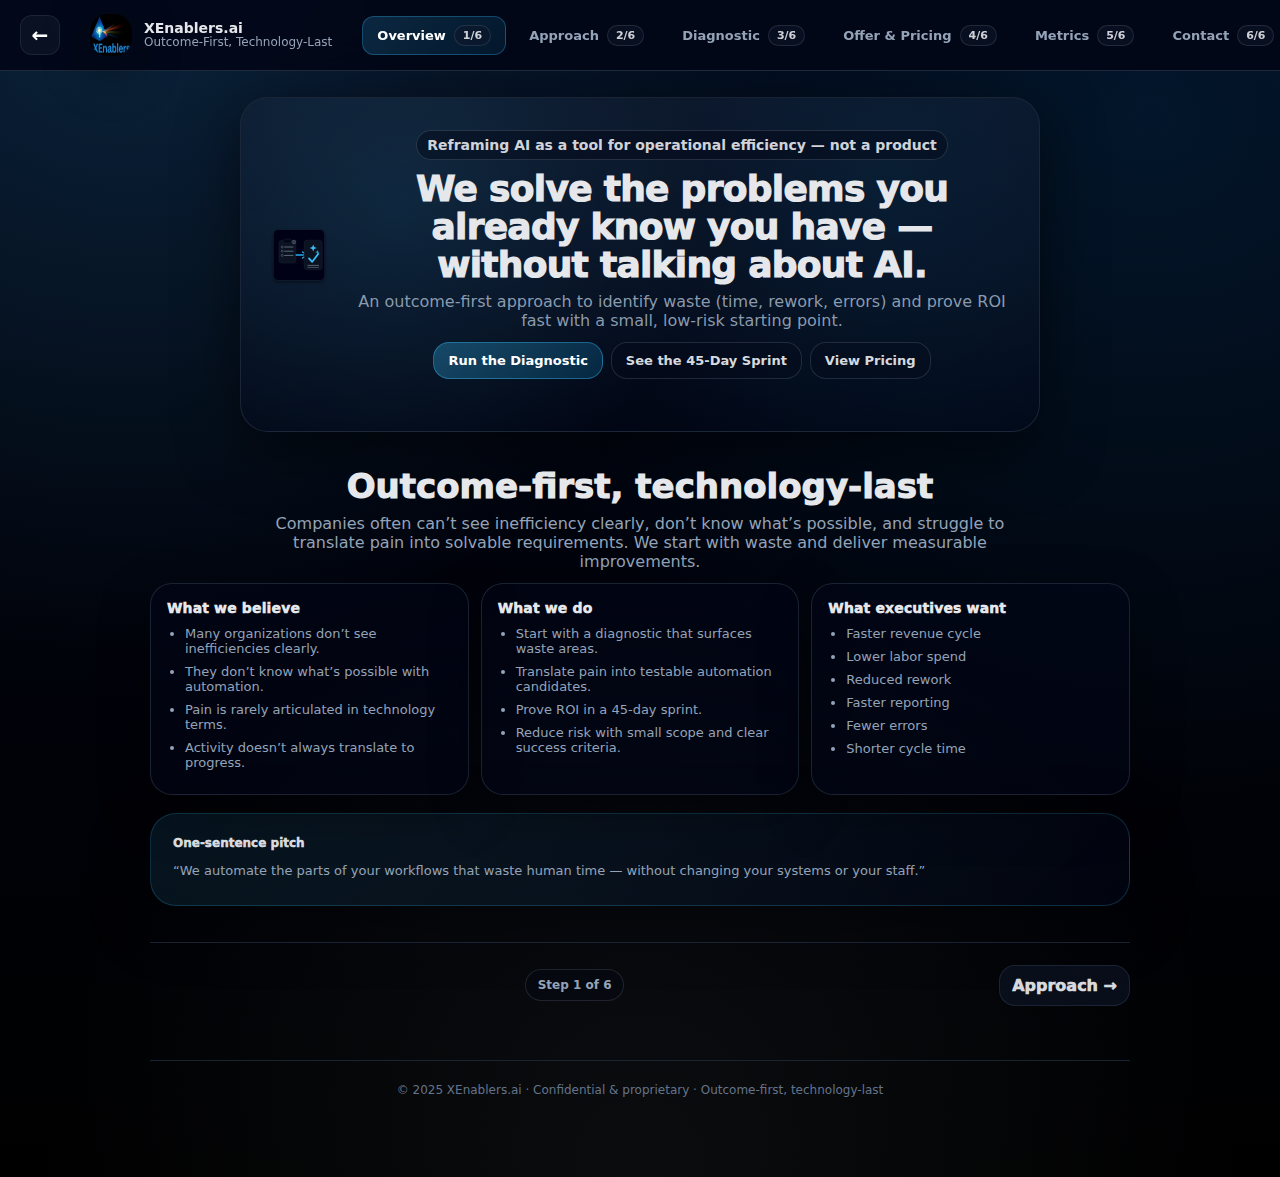
<file: index.html>
<!doctype html>
<html lang="en">
<head>
  <meta charset="utf-8" />
  <meta name="viewport" content="width=device-width, initial-scale=1" />
  <title>XEnablers.ai — Overview</title>
  <link rel="stylesheet" href="styles.css" />
</head>
<body>

<div class="layout">
  
<aside class="sidebar">
  <a href="index1.html" class="navArrow">←</a>
  <div class="brand">
    <img src="logo.jpeg" alt="XEnablers.ai logo" class="logo">
    <div class="title">
      <div class="name">XEnablers.ai</div>
      <div class="tag">Outcome-First, Technology-Last</div>
    </div>
  </div>
  <div class="sideNav">
    <a data-navlink href="index.html"><span>Overview</span><span class="pill">1/6</span></a>
<a data-navlink href="approach.html"><span>Approach</span><span class="pill">2/6</span></a>
<a data-navlink href="diagnostic.html"><span>Diagnostic</span><span class="pill">3/6</span></a>
<a data-navlink href="offer.html"><span>Offer & Pricing</span><span class="pill">4/6</span></a>
<a data-navlink href="metrics.html"><span>Metrics</span><span class="pill">5/6</span></a>
<a data-navlink href="contact.html"><span>Contact</span><span class="pill">6/6</span></a>
  </div>
  <a href="approach.html" class="navArrow">→</a>
  <div class="sideFooter">
    <b>Confidential</b><br/>
    For client evaluation purposes only.
  </div>
</aside>

  <main class="main">
    
<div class="topbar container">
  <div style="display:flex; align-items:center; gap:10px;">
    <div class="logo" style="width:34px;height:34px;border-radius:14px;">X</div>
    <div style="line-height:1.05">
      <div style="font-weight:950;font-size:13px;">XEnablers.ai</div>
      <div style="font-size:11px;color:var(--muted);">Outcome-first, technology-last</div>
    </div>
  </div>
  <select id="pageSelect" style="background:rgba(15,23,42,.65);color:#fff;border:1px solid rgba(30,41,59,.85);border-radius:14px;padding:8px 10px;font-weight:900;font-size:12px;"
          onchange="location.href=this.value">
    <option value="index.html">1. Overview</option>
<option value="approach.html">2. Approach</option>
<option value="diagnostic.html">3. Diagnostic</option>
<option value="offer.html">4. Offer & Pricing</option>
<option value="metrics.html">5. Metrics</option>
<option value="contact.html">6. Contact</option>
  </select>
</div>

    <div class="container">
      
<section class="hero">
  <div class="heroInner" style="display: grid; grid-template-columns: auto 1fr; gap: 20px; align-items: center;">
    <svg width="64" height="64" viewBox="0 0 640 640" fill="none" xmlns="http://www.w3.org/2000/svg" role="img" aria-label="Problem solved without talking about AI" style="flex-shrink: 0;">
      <defs>
        <linearGradient id="g" x1="120" y1="120" x2="520" y2="520" gradientUnits="userSpaceOnUse">
          <stop stop-color="#38BDF8"/>
          <stop offset="1" stop-color="#0EA5E9"/>
        </linearGradient>
        <filter id="shadow" x="-20%" y="-20%" width="140%" height="140%">
          <feDropShadow dx="0" dy="18" stdDeviation="18" flood-color="#000000" flood-opacity="0.45"/>
        </filter>
      </defs>

      <!-- Background tile -->
      <rect x="64" y="64" width="512" height="512" rx="44" fill="#020617" stroke="#1F2C45" stroke-width="4" filter="url(#shadow)"/>

      <!-- Left: known problem (clipboard + checkboxes + warning) -->
      <g transform="translate(120 160)">
        <rect x="0" y="16" width="168" height="224" rx="22" fill="#0B1220" stroke="#1F2C45" stroke-width="4"/>
        <rect x="44" y="0" width="80" height="40" rx="14" fill="#020617" stroke="#1F2C45" stroke-width="4"/>
        <circle cx="32" cy="80" r="10" fill="#020617" stroke="#94A3B8" stroke-width="4"/>
        <line x1="56" y1="80" x2="140" y2="80" stroke="#94A3B8" stroke-width="6" stroke-linecap="round"/>
        <circle cx="32" cy="122" r="10" fill="#020617" stroke="#94A3B8" stroke-width="4"/>
        <line x1="56" y1="122" x2="140" y2="122" stroke="#94A3B8" stroke-width="6" stroke-linecap="round"/>
        <circle cx="32" cy="164" r="10" fill="#020617" stroke="#94A3B8" stroke-width="4"/>
        <line x1="56" y1="164" x2="140" y2="164" stroke="#94A3B8" stroke-width="6" stroke-linecap="round"/>

        <!-- Small warning badge (you already know you have the issue) -->
        <circle cx="150" cy="30" r="18" fill="#0B1220" stroke="#94A3B8" stroke-width="4"/>
        <line x1="150" y1="22" x2="150" y2="34" stroke="#94A3B8" stroke-width="6" stroke-linecap="round"/>
        <circle cx="150" cy="40" r="3.5" fill="#94A3B8"/>
      </g>

      <!-- Center: flow arrow -->
      <path d="M292 320h72" stroke="url(#g)" stroke-width="14" stroke-linecap="round"/>
      <path d="M356 290l44 30-44 30" fill="none" stroke="url(#g)" stroke-width="14" stroke-linecap="round" stroke-linejoin="round"/>

      <!-- Right: solution (spark + check) -->
      <g transform="translate(372 172)">
        <rect x="0" y="0" width="180" height="296" rx="28" fill="#0B1220" stroke="#1F2C45" stroke-width="4"/>

        <!-- Spark / insight star -->
        <path d="M90 42l10 26 26 10-26 10-10 26-10-26-26-10 26-10 10-26z" fill="url(#g)"/>
        <path d="M132 98l6 16 16 6-16 6-6 16-6-16-16-6 16-6 6-16z" fill="url(#g)" opacity="0.8"/>

        <!-- Big check -->
        <path d="M48 182l32 34 60-78" fill="none" stroke="url(#g)" stroke-width="18" stroke-linecap="round" stroke-linejoin="round"/>

        <!-- Result lines -->
        <line x1="36" y1="252" x2="144" y2="252" stroke="#94A3B8" stroke-width="6" stroke-linecap="round" opacity="0.9"/>
        <line x1="36" y1="272" x2="144" y2="272" stroke="#94A3B8" stroke-width="6" stroke-linecap="round" opacity="0.7"/>
      </g>
    </svg>
    
    <div>
      <div class="kicker">Reframing AI as a tool for operational efficiency — not a product</div>
      <div class="h1">We solve the problems you already know you have — without talking about AI.</div>
      <p class="subhead">An outcome-first approach to identify waste (time, rework, errors) and prove ROI fast with a small, low-risk starting point.</p>
      <div class="heroActions">
        <a class="btn primary" href="diagnostic.html">Run the Diagnostic</a>
        <a class="btn ghost" href="approach.html">See the 45‑Day Sprint</a>
        <a class="btn ghost" href="offer.html">View Pricing</a>
      </div>
    </div>
      <defs>
        <linearGradient id="g" x1="120" y1="120" x2="520" y2="520" gradientUnits="userSpaceOnUse">
          <stop stop-color="#38BDF8"/>
          <stop offset="1" stop-color="#0EA5E9"/>
        </linearGradient>
        <filter id="shadow" x="-20%" y="-20%" width="140%" height="140%">
          <feDropShadow dx="0" dy="18" stdDeviation="18" flood-color="#000000" flood-opacity="0.45"/>
        </filter>
      </defs>

      <!-- Background tile -->
      <rect x="64" y="64" width="512" height="512" rx="44" fill="#020617" stroke="#1F2C45" stroke-width="4" filter="url(#shadow)"/>

      <!-- Left: known problem (clipboard + checkboxes + warning) -->
      <g transform="translate(120 160)">
        <rect x="0" y="16" width="168" height="224" rx="22" fill="#0B1220" stroke="#1F2C45" stroke-width="4"/>
        <rect x="44" y="0" width="80" height="40" rx="14" fill="#020617" stroke="#1F2C45" stroke-width="4"/>
        <circle cx="32" cy="80" r="10" fill="#020617" stroke="#94A3B8" stroke-width="4"/>
        <line x1="56" y1="80" x2="140" y2="80" stroke="#94A3B8" stroke-width="6" stroke-linecap="round"/>
        <circle cx="32" cy="122" r="10" fill="#020617" stroke="#94A3B8" stroke-width="4"/>
        <line x1="56" y1="122" x2="140" y2="122" stroke="#94A3B8" stroke-width="6" stroke-linecap="round"/>
        <circle cx="32" cy="164" r="10" fill="#020617" stroke="#94A3B8" stroke-width="4"/>
        <line x1="56" y1="164" x2="140" y2="164" stroke="#94A3B8" stroke-width="6" stroke-linecap="round"/>

        <!-- Small warning badge (you already know you have the issue) -->
        <circle cx="150" cy="30" r="18" fill="#0B1220" stroke="#94A3B8" stroke-width="4"/>
        <line x1="150" y1="22" x2="150" y2="34" stroke="#94A3B8" stroke-width="6" stroke-linecap="round"/>
        <circle cx="150" cy="40" r="3.5" fill="#94A3B8"/>
      </g>

      <!-- Center: flow arrow -->
      <path d="M292 320h72" stroke="url(#g)" stroke-width="14" stroke-linecap="round"/>
      <path d="M356 290l44 30-44 30" fill="none" stroke="url(#g)" stroke-width="14" stroke-linecap="round" stroke-linejoin="round"/>

      <!-- Right: solution (spark + check) -->
      <g transform="translate(372 172)">
        <rect x="0" y="0" width="180" height="296" rx="28" fill="#0B1220" stroke="#1F2C45" stroke-width="4"/>

        <!-- Spark / insight star -->
        <path d="M90 42l10 26 26 10-26 10-10 26-10-26-26-10 26-10 10-26z" fill="url(#g)"/>
        <path d="M132 98l6 16 16 6-16 6-6 16-6-16-16-6 16-6 6-16z" fill="url(#g)" opacity="0.8"/>

        <!-- Big check -->
        <path d="M48 182l32 34 60-78" fill="none" stroke="url(#g)" stroke-width="18" stroke-linecap="round" stroke-linejoin="round"/>

        <!-- Result lines -->
        <line x1="36" y1="252" x2="144" y2="252" stroke="#94A3B8" stroke-width="6" stroke-linecap="round" opacity="0.9"/>
        <line x1="36" y1="272" x2="144" y2="272" stroke="#94A3B8" stroke-width="6" stroke-linecap="round" opacity="0.7"/>
      </g>
    </svg>
  </div>
</section>

<section class="section">
  <div class="sectionTitle">Outcome-first, technology-last</div>
  <div class="sectionSub">Companies often can’t see inefficiency clearly, don’t know what’s possible, and struggle to translate pain into solvable requirements. We start with waste and deliver measurable improvements.</div>

  <div class="grid cols-3">
    <div class="card pad">
      <h3>What we believe</h3>
      <ul class="list">
        <li>Many organizations don’t see inefficiencies clearly.</li>
        <li>They don’t know what’s possible with automation.</li>
        <li>Pain is rarely articulated in technology terms.</li>
        <li>Activity doesn’t always translate to progress.</li>
      </ul>
    </div>
    <div class="card pad">
      <h3>What we do</h3>
      <ul class="list">
        <li>Start with a diagnostic that surfaces waste areas.</li>
        <li>Translate pain into testable automation candidates.</li>
        <li>Prove ROI in a 45-day sprint.</li>
        <li>Reduce risk with small scope and clear success criteria.</li>
      </ul>
    </div>
    <div class="card pad">
      <h3>What executives want</h3>
      <ul class="list">
        <li>Faster revenue cycle</li>
        <li>Lower labor spend</li>
        <li>Reduced rework</li>
        <li>Faster reporting</li>
        <li>Fewer errors</li>
        <li>Shorter cycle time</li>
      </ul>
    </div>
  </div>

  <div style="margin-top:18px" class="callout">
    <div class="label">One‑sentence pitch</div>
    <div class="text">“We automate the parts of your workflows that waste human time — without changing your systems or your staff.”</div>
  </div>
</section>

      
<div class="pager">
  <span></span>
  <div class="progress">Step 1 of 6</div>
  <a href="approach.html">Approach →</a>
</div>

      <div class="footer">© 2025 XEnablers.ai · Confidential & proprietary · Outcome-first, technology-last</div>
    </div>
  </main>
</div>

<script src="script.js"></script>
</body>
</html>
</file>
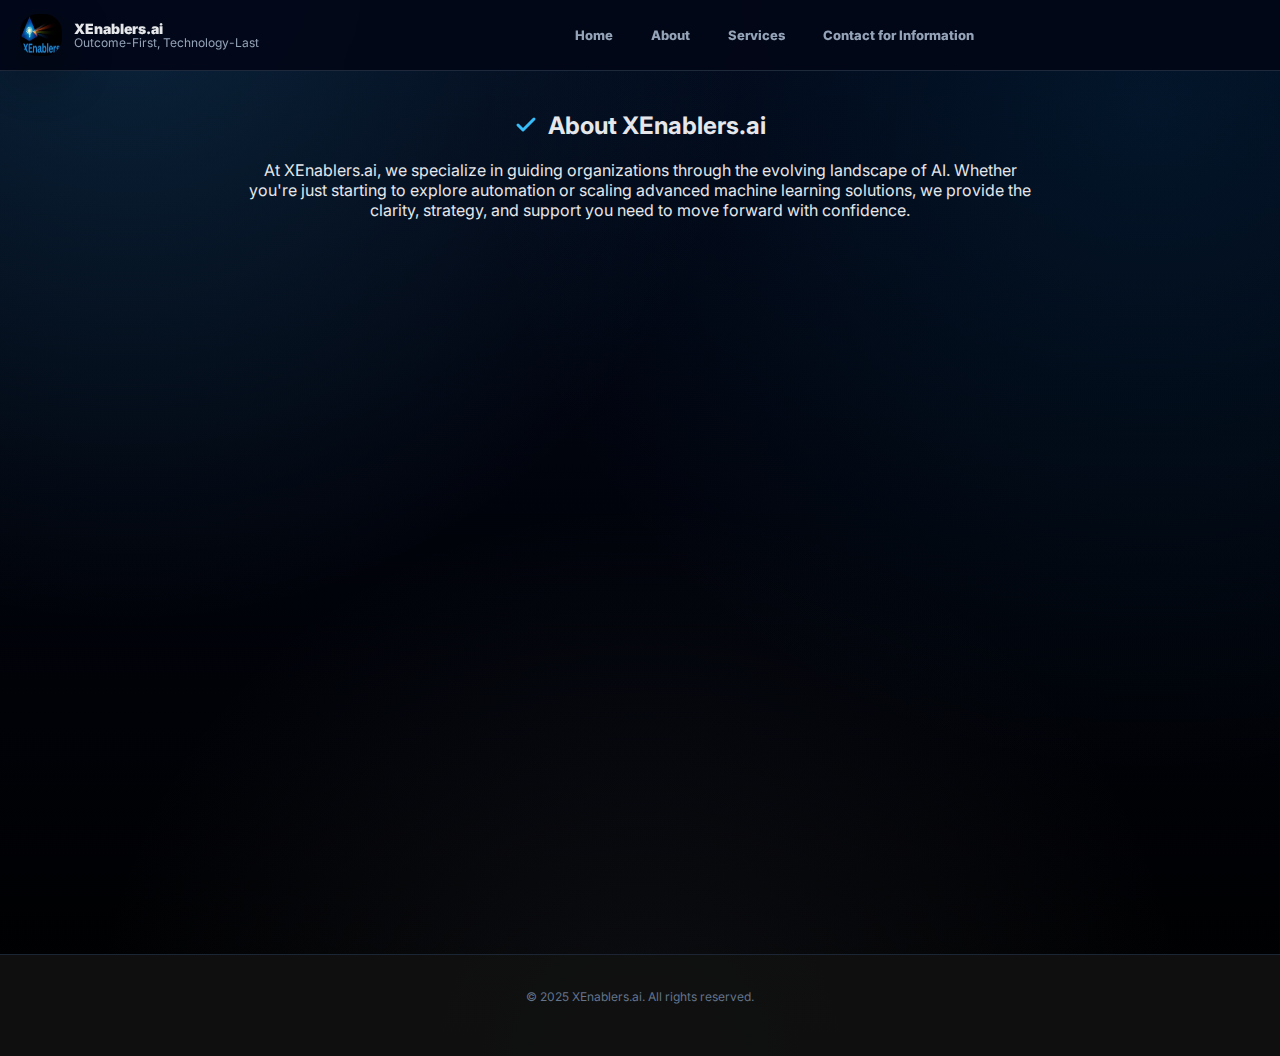
<file: about1.html>
<!DOCTYPE html>
<html lang="en">
<head>
    <meta charset="UTF-8">
    <meta name="viewport" content="width=device-width, initial-scale=1.0">
    <title>About - XEnablers.ai</title>
    <link href="https://fonts.googleapis.com/css2?family=Inter:wght@400;700&display=swap" rel="stylesheet">
    <link rel="stylesheet" href="styles.css">
</head>
<body>
<div class="layout">
  <aside class="sidebar">
    <div class="brand">
      <img src="logo.jpeg" alt="XEnablers.ai logo" class="logo">
      <div class="title">
        <div class="name">XEnablers.ai</div>
        <div class="tag">Outcome-First, Technology-Last</div>
      </div>
    </div>
    <div class="sideNav">
      <a href="index1.html">Home</a>
      <a href="about1.html">About</a>
      <a href="services1.html">Services</a>
      <a href="contact3.html">Contact for Information</a>
    </div>
  </aside>

  <main class="main">
        
<section class="about">
    <h2 style="display: flex; align-items: center; justify-content: center; gap: 10px;"><svg xmlns="http://www.w3.org/2000/svg" viewBox="0 0 24 24" fill="none" stroke="#38BDF8" stroke-width="3" stroke-linecap="round" stroke-linejoin="round" style="width: 1em; height: 1em;"><polyline points="20 6 9 17 4 12"></polyline></svg>About XEnablers.ai</h2>
    <p>At XEnablers.ai, we specialize in guiding organizations through the evolving landscape of AI. Whether you're just starting to explore automation or scaling advanced machine learning solutions, we provide the clarity, strategy, and support you need to move forward with confidence.</p>
</section>

  </main>
</div>

<footer class="footer">
  <p>&copy; 2025 XEnablers.ai. All rights reserved.</p>
</footer>

</body>
</html>
</file>
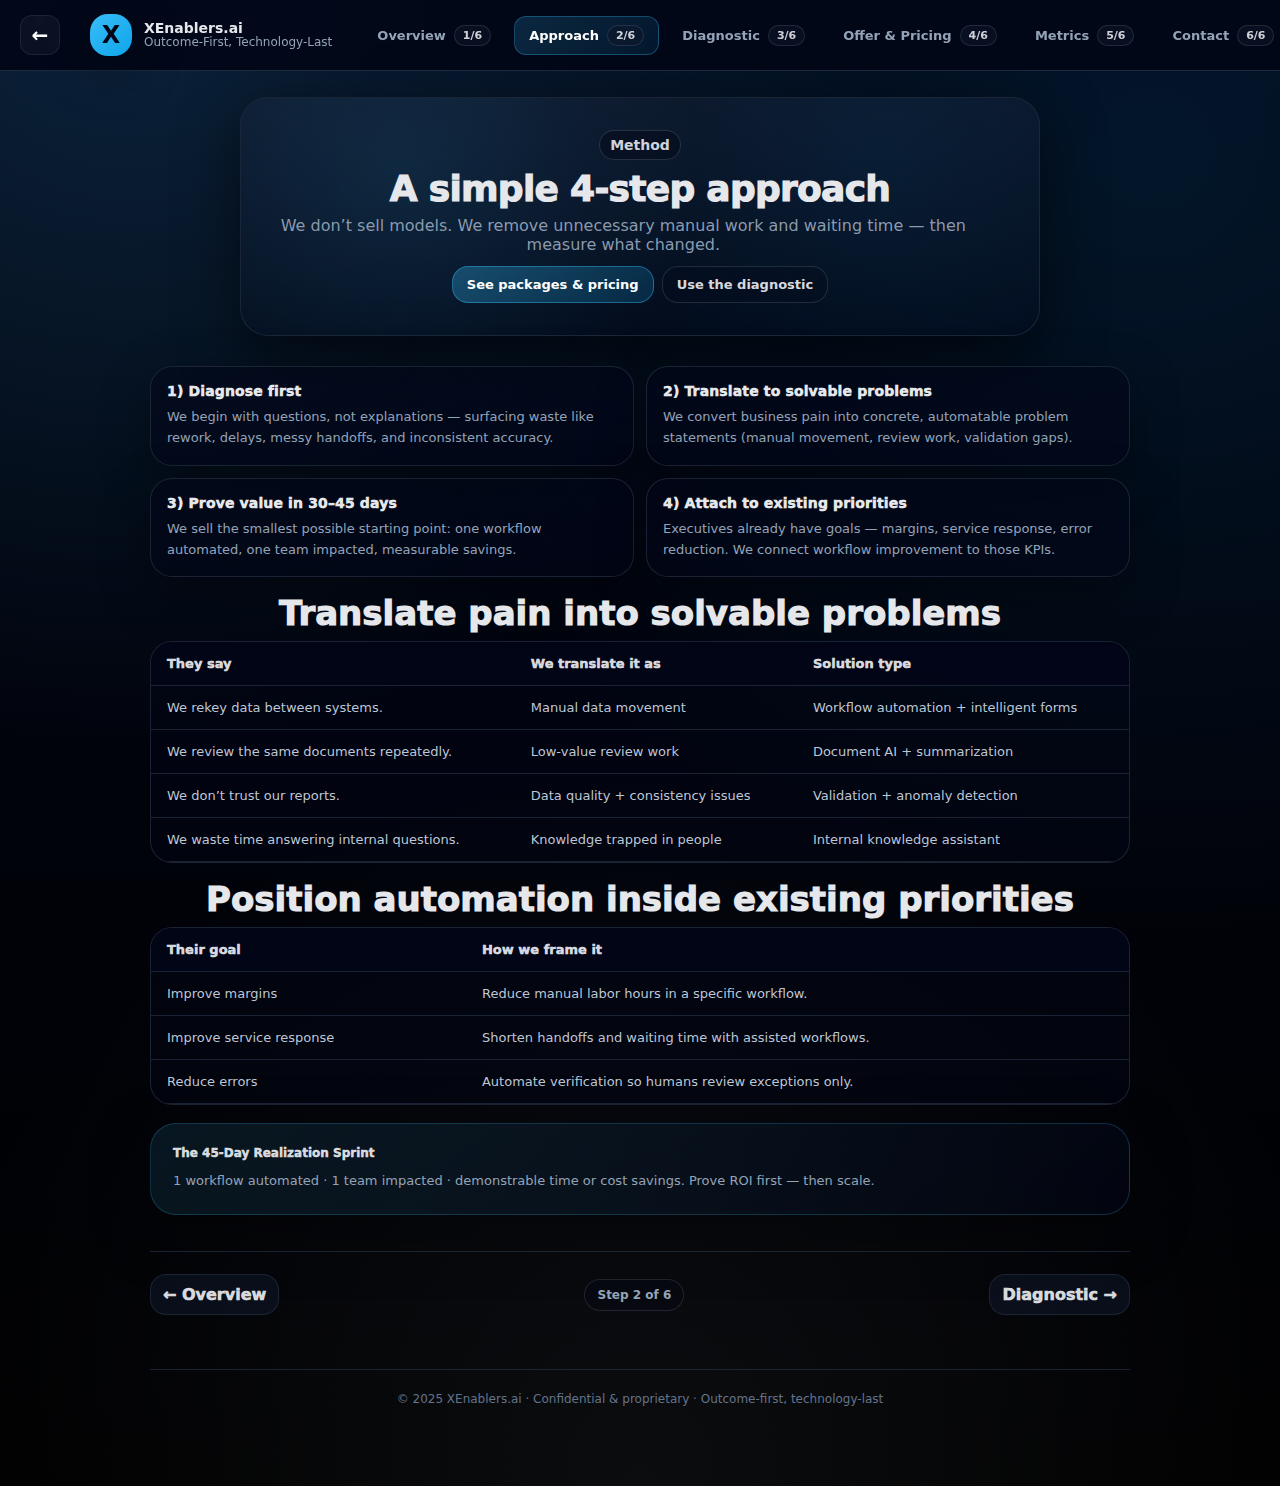
<file: approach.html>
<!doctype html>
<html lang="en">
<head>
  <meta charset="utf-8" />
  <meta name="viewport" content="width=device-width, initial-scale=1" />
  <title>XEnablers.ai — Approach</title>
  <link rel="stylesheet" href="styles.css" />
</head>
<body>

<div class="layout">
  
<aside class="sidebar">
  <a href="index.html" class="navArrow">←</a>
  <div class="brand">
    <div class="logo">X</div>
    <div class="title">
      <div class="name">XEnablers.ai</div>
      <div class="tag">Outcome-First, Technology-Last</div>
    </div>
  </div>
  <div class="sideNav">
    <a data-navlink href="index.html"><span>Overview</span><span class="pill">1/6</span></a>
<a data-navlink href="approach.html"><span>Approach</span><span class="pill">2/6</span></a>
<a data-navlink href="diagnostic.html"><span>Diagnostic</span><span class="pill">3/6</span></a>
<a data-navlink href="offer.html"><span>Offer & Pricing</span><span class="pill">4/6</span></a>
<a data-navlink href="metrics.html"><span>Metrics</span><span class="pill">5/6</span></a>
<a data-navlink href="contact.html"><span>Contact</span><span class="pill">6/6</span></a>
  </div>
  <a href="diagnostic.html" class="navArrow">→</a>
  <div class="sideFooter">
    <b>Confidential</b><br/>
    For client evaluation purposes only.
  </div>
</aside>

  <main class="main">
    
<div class="topbar container">
  <div style="display:flex; align-items:center; gap:10px;">
    <div class="logo" style="width:34px;height:34px;border-radius:14px;">X</div>
    <div style="line-height:1.05">
      <div style="font-weight:950;font-size:13px;">XEnablers.ai</div>
      <div style="font-size:11px;color:var(--muted);">Outcome-first, technology-last</div>
    </div>
  </div>
  <select id="pageSelect" style="background:rgba(15,23,42,.65);color:#fff;border:1px solid rgba(30,41,59,.85);border-radius:14px;padding:8px 10px;font-weight:900;font-size:12px;"
          onchange="location.href=this.value">
    <option value="index.html">1. Overview</option>
<option value="approach.html">2. Approach</option>
<option value="diagnostic.html">3. Diagnostic</option>
<option value="offer.html">4. Offer & Pricing</option>
<option value="metrics.html">5. Metrics</option>
<option value="contact.html">6. Contact</option>
  </select>
</div>

    <div class="container">
      
<section class="hero">
  <div class="heroInner">
    <div class="kicker">Method</div>
    <div class="h1">A simple 4‑step approach</div>
    <p class="subhead">We don’t sell models. We remove unnecessary manual work and waiting time — then measure what changed.</p>
    <div class="heroActions">
      <a class="btn primary" href="offer.html">See packages & pricing</a>
      <a class="btn ghost" href="diagnostic.html">Use the diagnostic</a>
    </div>
  </div>
</section>

<section class="section">
  <div class="grid cols-2">
    <div class="card pad"><h3>1) Diagnose first</h3><p>We begin with questions, not explanations — surfacing waste like rework, delays, messy handoffs, and inconsistent accuracy.</p></div>
    <div class="card pad"><h3>2) Translate to solvable problems</h3><p>We convert business pain into concrete, automatable problem statements (manual movement, review work, validation gaps).</p></div>
    <div class="card pad"><h3>3) Prove value in 30–45 days</h3><p>We sell the smallest possible starting point: one workflow automated, one team impacted, measurable savings.</p></div>
    <div class="card pad"><h3>4) Attach to existing priorities</h3><p>Executives already have goals — margins, service response, error reduction. We connect workflow improvement to those KPIs.</p></div>
  </div>

  <div class="sectionTitle">Translate pain into solvable problems</div>
  <div class="tablewrap">
    <table>
      <thead><tr><th>They say</th><th>We translate it as</th><th>Solution type</th></tr></thead>
      <tbody>
        <tr><td>We rekey data between systems.</td><td>Manual data movement</td><td>Workflow automation + intelligent forms</td></tr>
        <tr><td>We review the same documents repeatedly.</td><td>Low-value review work</td><td>Document AI + summarization</td></tr>
        <tr><td>We don’t trust our reports.</td><td>Data quality + consistency issues</td><td>Validation + anomaly detection</td></tr>
        <tr><td>We waste time answering internal questions.</td><td>Knowledge trapped in people</td><td>Internal knowledge assistant</td></tr>
      </tbody>
    </table>
  </div>

  <div class="sectionTitle">Position automation inside existing priorities</div>
  <div class="tablewrap">
    <table>
      <thead><tr><th>Their goal</th><th>How we frame it</th></tr></thead>
      <tbody>
        <tr><td>Improve margins</td><td>Reduce manual labor hours in a specific workflow.</td></tr>
        <tr><td>Improve service response</td><td>Shorten handoffs and waiting time with assisted workflows.</td></tr>
        <tr><td>Reduce errors</td><td>Automate verification so humans review exceptions only.</td></tr>
      </tbody>
    </table>
  </div>

  <div style="margin-top:18px" class="callout">
    <div class="label">The 45‑Day Realization Sprint</div>
    <div class="text">1 workflow automated · 1 team impacted · demonstrable time or cost savings. Prove ROI first — then scale.</div>
  </div>
</section>

      
<div class="pager">
  <a href="index.html">← Overview</a>
  <div class="progress">Step 2 of 6</div>
  <a href="diagnostic.html">Diagnostic →</a>
</div>

      <div class="footer">© 2025 XEnablers.ai · Confidential & proprietary · Outcome-first, technology-last</div>
    </div>
  </main>
</div>

<script src="script.js"></script>
</body>
</html>
</file>
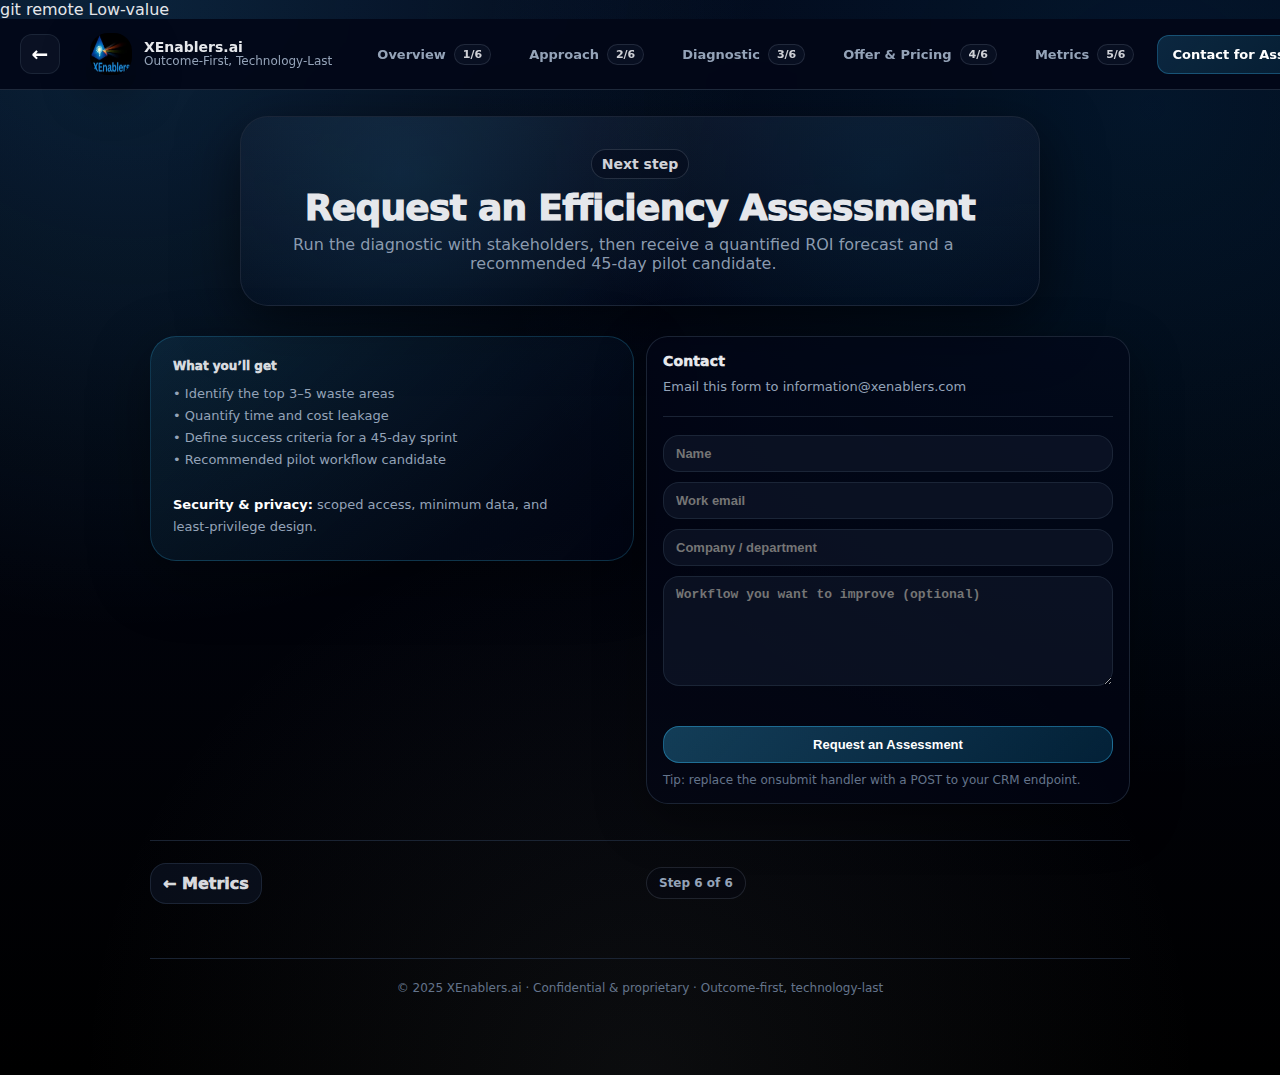
<file: contact.html>
<!doctype html>
<html lang="en">
<head>
  <meta charset="utf-8" />
  <meta name="viewport" content="width=device-width, initial-scale=1" />
  <title>XEnablers.ai — Contact</title>git remote Low-value
  <link rel="stylesheet" href="styles.css" />
  <script src="https://www.google.com/recaptcha/api.js" async defer></script>
</head>
<body>

<div class="layout">
  
<aside class="sidebar">
  <a href="metrics.html" class="navArrow">←</a>
  <div class="brand">
    <img src="logo.jpeg" alt="XEnablers.ai logo" class="logo">
    <div class="title">
      <div class="name">XEnablers.ai</div>
      <div class="tag">Outcome-First, Technology-Last</div>
    </div>
  </div>
  <div class="sideNav">
    <a data-navlink href="index.html"><span>Overview</span><span class="pill">1/6</span></a>
<a data-navlink href="approach.html"><span>Approach</span><span class="pill">2/6</span></a>
<a data-navlink href="diagnostic.html"><span>Diagnostic</span><span class="pill">3/6</span></a>
<a data-navlink href="offer.html"><span>Offer & Pricing</span><span class="pill">4/6</span></a>
<a data-navlink href="metrics.html"><span>Metrics</span><span class="pill">5/6</span></a>
<a data-navlink href="contact.html"><span>Contact for Assessment</span><span class="pill">6/6</span></a>
  </div>
  <a href="#" class="navArrow disabled" style="opacity:0.3;pointer-events:none;">→</a>
  <div class="sideFooter">
    <b>Confidential</b><br/>
    For client evaluation purposes only.
  </div>
</aside>

  <main class="main">
    
<div class="topbar container">
  <div style="display:flex; align-items:center; gap:10px;">
    <div class="logo" style="width:34px;height:34px;border-radius:14px;">X</div>
    <div style="line-height:1.05">
      <div style="font-weight:950;font-size:13px;">XEnablers.ai</div>
      <div style="font-size:11px;color:var(--muted);">Outcome-first, technology-last</div>
    </div>
  </div>
  <select id="pageSelect" style="background:rgba(15,23,42,.65);color:#fff;border:1px solid rgba(30,41,59,.85);border-radius:14px;padding:8px 10px;font-weight:900;font-size:12px;"
          onchange="location.href=this.value">
    <option value="index.html">1. Overview</option>
<option value="approach.html">2. Approach</option>
<option value="diagnostic.html">3. Diagnostic</option>
<option value="offer.html">4. Offer & Pricing</option>
<option value="metrics.html">5. Metrics</option>
<option value="contact.html">6. Contact</option>
  </select>
</div>

    <div class="container">
      
<section class="hero">
  <div class="heroInner">
    <div class="kicker">Next step</div>
    <div class="h1">Request an Efficiency Assessment</div>
    <p class="subhead">Run the diagnostic with stakeholders, then receive a quantified ROI forecast and a recommended 45‑day pilot candidate.</p>
  </div>
</section>

<section class="section">
  <div class="grid cols-2" style="align-items:start">
    <div class="callout">
      <div class="label">What you’ll get</div>
      <div class="text">
        • Identify the top 3–5 waste areas<br/>
        • Quantify time and cost leakage<br/>
        • Define success criteria for a 45‑day sprint<br/>
        • Recommended pilot workflow candidate<br/><br/>
        <span style="color:#fff;font-weight:900">Security & privacy:</span> scoped access, minimum data, and least‑privilege design.
      </div>
    </div>
    <div class="card pad">
      <h3>Contact</h3>
      <p>Email this form to information@xenablers.com</p>
      <div class="hr"></div>
      <form id="contact-form" onsubmit="event.preventDefault(); handleFormSubmit();">
        <div style="display:grid; gap:10px">
          <input required name="name" placeholder="Name" style="padding:10px 12px;border-radius:16px;border:1px solid rgba(30,41,59,.85);background:rgba(15,23,42,.65);color:#fff;font-weight:800;font-size:13px"/>
          <input required type="email" name="email" placeholder="Work email" style="padding:10px 12px;border-radius:16px;border:1px solid rgba(30,41,59,.85);background:rgba(15,23,42,.65);color:#fff;font-weight:800;font-size:13px"/>
          <input required name="company" placeholder="Company / department" style="padding:10px 12px;border-radius:16px;border:1px solid rgba(30,41,59,.85);background:rgba(15,23,42,.65);color:#fff;font-weight:800;font-size:13px"/>
          <textarea name="workflow" placeholder="Workflow you want to improve (optional)" style="padding:10px 12px;border-radius:16px;border:1px solid rgba(30,41,59,.85);background:rgba(15,23,42,.65);color:#fff;font-weight:800;font-size:13px;min-height:110px"></textarea>
          
          <!-- Google reCAPTCHA widget -->
          <div class="g-recaptcha" data-sitekey="6LdRKBYsAAAAAOUIke0azmQ6IiiCR2Y1Mr3oi_4S" style="margin:10px 0"></div>
          
          <!-- Hidden field for reCAPTCHA token -->
          <input type="hidden" name="g-recaptcha-response" id="recaptcha-token">
          
          <button class="btn primary" type="submit" style="width:100%">Request an Assessment</button>
        </div>
      </form>
      <div style="margin-top:10px;color:var(--muted2);font-size:12px">Tip: replace the onsubmit handler with a POST to your CRM endpoint.</div>
    </div>
  </div>
</section>

      
<div class="pager">
  <a href="metrics.html">← Metrics</a>
  <div class="progress">Step 6 of 6</div>
  <span></span>
</div>

      <div class="footer">© 2025 XEnablers.ai · Confidential & proprietary · Outcome-first, technology-last</div>
    </div>
  </main>
</div>

<script src="script.js"></script>

<script>
  function handleFormSubmit() {
    // Validate reCAPTCHA
    const recaptchaResponse = grecaptcha.getResponse();
    if (!recaptchaResponse) {
      alert("Please complete the reCAPTCHA verification.");
      return;
    }

    // Add reCAPTCHA token to hidden field
    document.getElementById("recaptcha-token").value = recaptchaResponse;

    // Success - connect this to your CRM or email service
    alert('Thanks — connect this form to your CRM or email service.');
    
    // Reset form and reCAPTCHA after submission
    document.getElementById("contact-form").reset();
    grecaptcha.reset();
  }
</script>

</body>
</html>
</file>
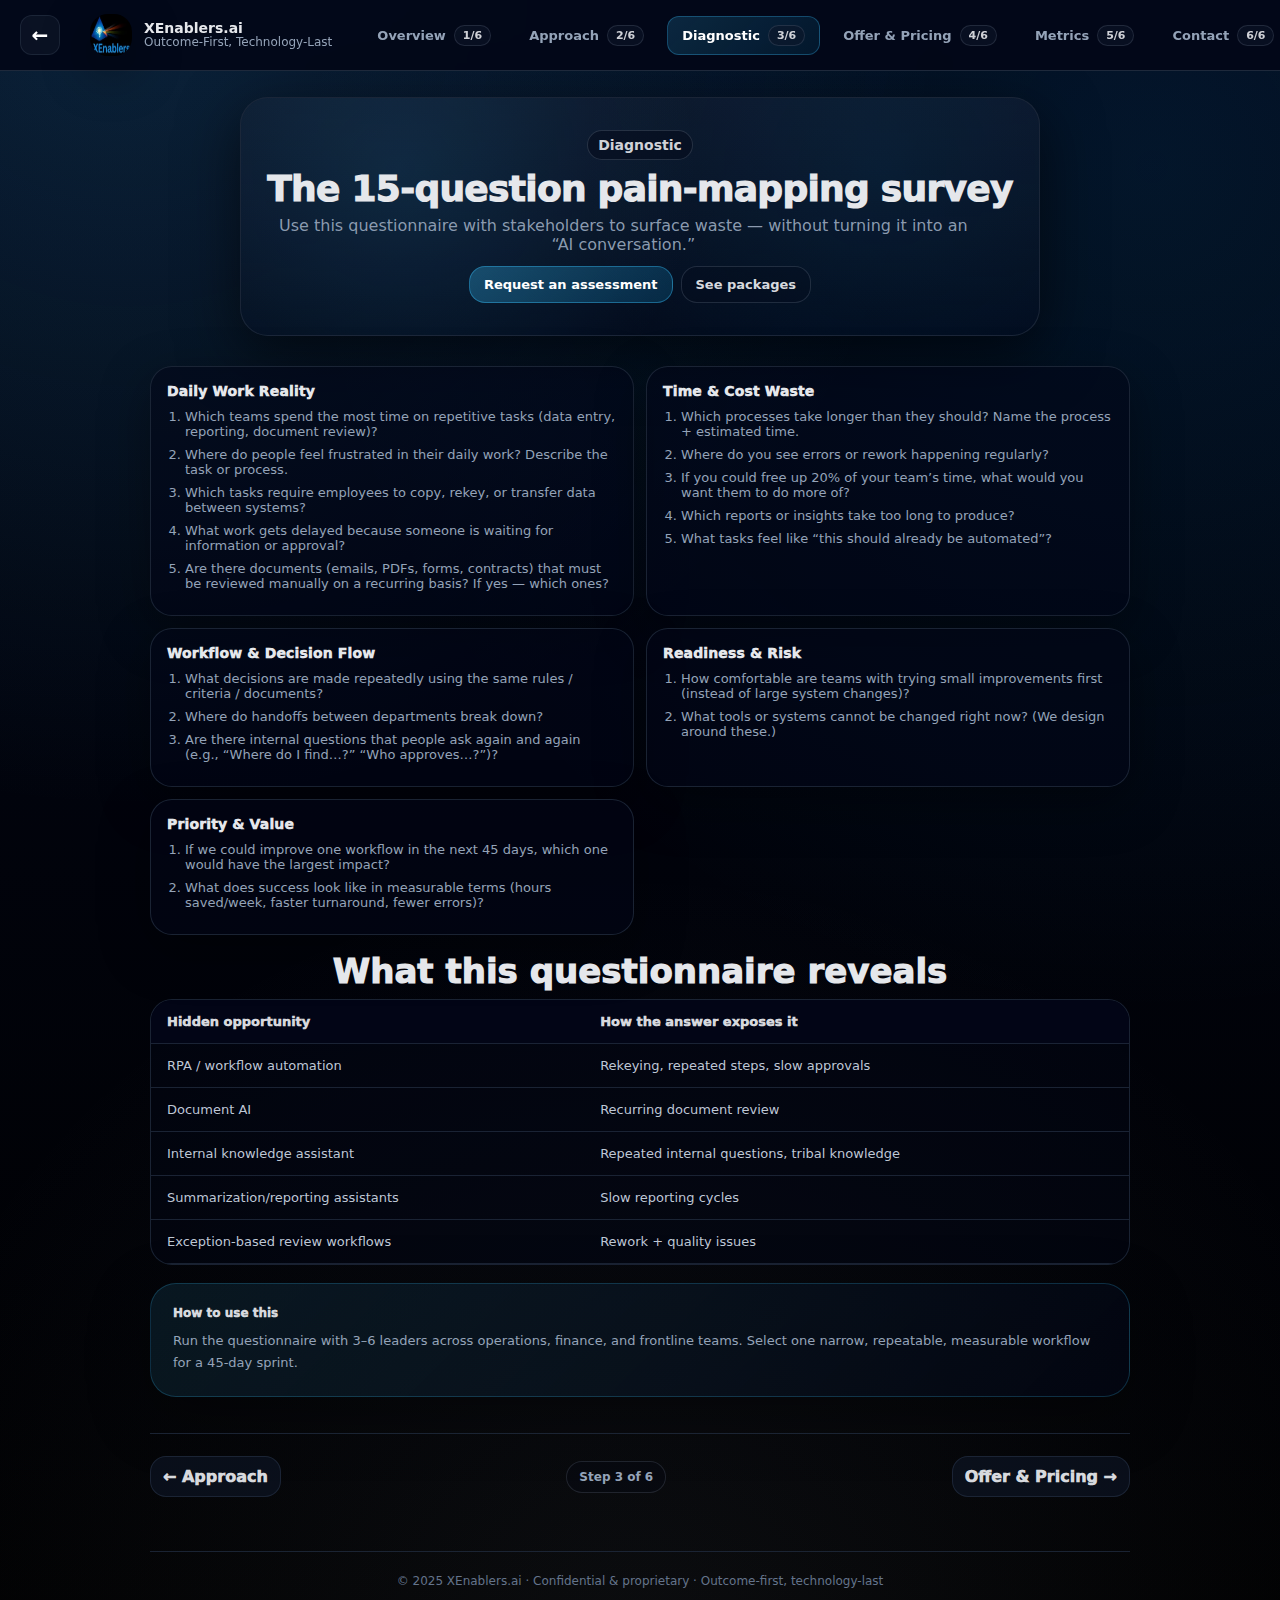
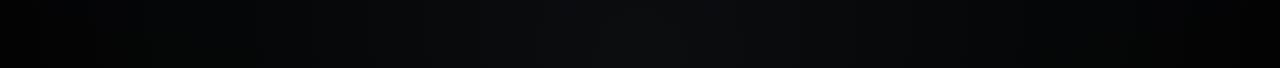
<file: diagnostic.html>
<!doctype html>
<html lang="en">
<head>
  <meta charset="utf-8" />
  <meta name="viewport" content="width=device-width, initial-scale=1" />
  <title>XEnablers.ai — Diagnostic</title>
  <link rel="stylesheet" href="styles.css" />
</head>
<body>

<div class="layout">
  
<aside class="sidebar">
  <a href="approach.html" class="navArrow">←</a>
  <div class="brand">
    <img src="logo.jpeg" alt="XEnablers.ai logo" class="logo">
    <div class="title">
      <div class="name">XEnablers.ai</div>
      <div class="tag">Outcome-First, Technology-Last</div>
    </div>
  </div>
  <div class="sideNav">
    <a data-navlink href="index.html"><span>Overview</span><span class="pill">1/6</span></a>
<a data-navlink href="approach.html"><span>Approach</span><span class="pill">2/6</span></a>
<a data-navlink href="diagnostic.html"><span>Diagnostic</span><span class="pill">3/6</span></a>
<a data-navlink href="offer.html"><span>Offer & Pricing</span><span class="pill">4/6</span></a>
<a data-navlink href="metrics.html"><span>Metrics</span><span class="pill">5/6</span></a>
<a data-navlink href="contact.html"><span>Contact</span><span class="pill">6/6</span></a>
  </div>
  <a href="offer.html" class="navArrow">→</a>
  <div class="sideFooter">
    <b>Confidential</b><br/>
    For client evaluation purposes only.
  </div>
</aside>

  <main class="main">
    
<div class="topbar container">
  <div style="display:flex; align-items:center; gap:10px;">
    <div class="logo" style="width:34px;height:34px;border-radius:14px;">X</div>
    <div style="line-height:1.05">
      <div style="font-weight:950;font-size:13px;">XEnablers.ai</div>
      <div style="font-size:11px;color:var(--muted);">Outcome-first, technology-last</div>
    </div>
  </div>
  <select id="pageSelect" style="background:rgba(15,23,42,.65);color:#fff;border:1px solid rgba(30,41,59,.85);border-radius:14px;padding:8px 10px;font-weight:900;font-size:12px;"
          onchange="location.href=this.value">
    <option value="index.html">1. Overview</option>
<option value="approach.html">2. Approach</option>
<option value="diagnostic.html">3. Diagnostic</option>
<option value="offer.html">4. Offer & Pricing</option>
<option value="metrics.html">5. Metrics</option>
<option value="contact.html">6. Contact</option>
  </select>
</div>

    <div class="container">
      
<section class="hero">
  <div class="heroInner">
    <div class="kicker">Diagnostic</div>
    <div class="h1">The 15‑question pain‑mapping survey</div>
    <p class="subhead">Use this questionnaire with stakeholders to surface waste — without turning it into an “AI conversation.”</p>
    <div class="heroActions">
      <a class="btn primary" href="contact.html">Request an assessment</a>
      <a class="btn ghost" href="offer.html">See packages</a>
    </div>
  </div>
</section>

<section class="section">
  <div class="grid cols-2"><div class="card pad"><h3>Daily Work Reality</h3><ol class="list"><li>Which teams spend the most time on repetitive tasks (data entry, reporting, document review)?</li><li>Where do people feel frustrated in their daily work? Describe the task or process.</li><li>Which tasks require employees to copy, rekey, or transfer data between systems?</li><li>What work gets delayed because someone is waiting for information or approval?</li><li>Are there documents (emails, PDFs, forms, contracts) that must be reviewed manually on a recurring basis? If yes — which ones?</li></ol></div><div class="card pad"><h3>Time & Cost Waste</h3><ol class="list"><li>Which processes take longer than they should? Name the process + estimated time.</li><li>Where do you see errors or rework happening regularly?</li><li>If you could free up 20% of your team’s time, what would you want them to do more of?</li><li>Which reports or insights take too long to produce?</li><li>What tasks feel like “this should already be automated”?</li></ol></div><div class="card pad"><h3>Workflow & Decision Flow</h3><ol class="list"><li>What decisions are made repeatedly using the same rules / criteria / documents?</li><li>Where do handoffs between departments break down?</li><li>Are there internal questions that people ask again and again (e.g., “Where do I find…?” “Who approves…?”)?</li></ol></div><div class="card pad"><h3>Readiness & Risk</h3><ol class="list"><li>How comfortable are teams with trying small improvements first (instead of large system changes)?</li><li>What tools or systems cannot be changed right now? (We design around these.)</li></ol></div><div class="card pad"><h3>Priority & Value</h3><ol class="list"><li>If we could improve one workflow in the next 45 days, which one would have the largest impact?</li><li>What does success look like in measurable terms (hours saved/week, faster turnaround, fewer errors)?</li></ol></div></div>

  <div class="sectionTitle">What this questionnaire reveals</div>
  <div class="tablewrap">
    <table>
      <thead><tr><th>Hidden opportunity</th><th>How the answer exposes it</th></tr></thead>
      <tbody>
        <tr><td>RPA / workflow automation</td><td>Rekeying, repeated steps, slow approvals</td></tr><tr><td>Document AI</td><td>Recurring document review</td></tr><tr><td>Internal knowledge assistant</td><td>Repeated internal questions, tribal knowledge</td></tr><tr><td>Summarization/reporting assistants</td><td>Slow reporting cycles</td></tr><tr><td>Exception-based review workflows</td><td>Rework + quality issues</td></tr>
      </tbody>
    </table>
  </div>

  <div style="margin-top:18px" class="callout">
    <div class="label">How to use this</div>
    <div class="text">Run the questionnaire with 3–6 leaders across operations, finance, and frontline teams. Select one narrow, repeatable, measurable workflow for a 45‑day sprint.</div>
  </div>
</section>

      
<div class="pager">
  <a href="approach.html">← Approach</a>
  <div class="progress">Step 3 of 6</div>
  <a href="offer.html">Offer & Pricing →</a>
</div>

      <div class="footer">© 2025 XEnablers.ai · Confidential & proprietary · Outcome-first, technology-last</div>
    </div>
  </main>
</div>

<script src="script.js"></script>
</body>
</html>
</file>
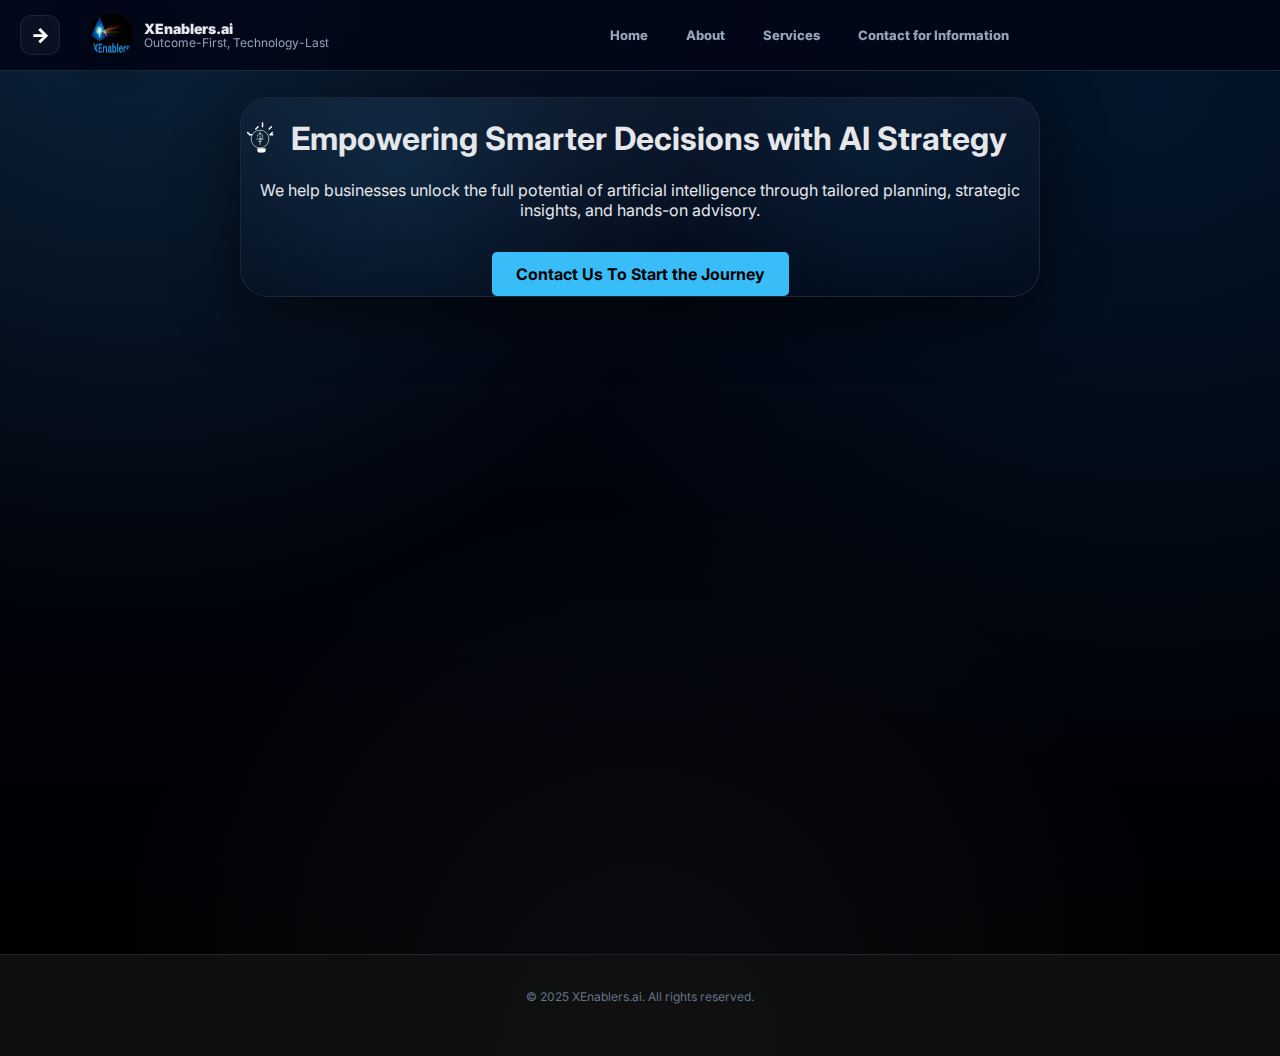
<file: index1.html>
<!DOCTYPE html>
<html lang="en">
<head>
    <meta charset="UTF-8">
    <meta name="viewport" content="width=device-width, initial-scale=1.0">
    <title>Home - XEnablers.ai</title>
    <link href="https://fonts.googleapis.com/css2?family=Inter:wght@400;700&display=swap" rel="stylesheet">
    <link rel="stylesheet" href="styles.css">
</head>
<body>
<div class="layout">
  <aside class="sidebar">
    <a href="index.html" class="navArrow">→</a>
    <div class="brand">
      <img src="logo.jpeg" alt="XEnablers.ai logo" class="logo">
      <div class="title">
        <div class="name">XEnablers.ai</div>
        <div class="tag">Outcome-First, Technology-Last</div>
      </div>
    </div>
    <div class="sideNav">
      <a href="index1.html">Home</a>
      <a href="about1.html">About</a>
      <a href="services1.html">Services</a>
      <a href="contact3.html">Contact for Information</a>
    </div>
  </aside>

  <main class="main">
        
<section class="hero">
    <h1 style="display: flex; align-items: center; gap: 12px;"><img src="data:image/svg+xml,%3Csvg xmlns='http://www.w3.org/2000/svg' viewBox='0 0 512 512'%3E%3Cpath d='M120 200l-30-30M200 120l30-30M290 90v-50M380 120l30-30M392 200l30-30M145 200h-30M397 200h30' stroke='%23fff' stroke-width='20' fill='none' stroke-linecap='round'/%3E%3Ccircle cx='256' cy='256' r='120' stroke='%23fff' stroke-width='8' fill='none'/%3E%3Cpath d='M220 220c0-20 16-36 36-36s36 16 36 36c0 15-9 28-22 34v16M256 190v-30M240 290h32M256 330v-20M300 256h-88M256 300v-88' stroke='%23fff' stroke-width='8' fill='none' stroke-linecap='round'/%3E%3Cpath d='M220 380v30c0 15 12 27 27 27h58c15 0 27-12 27-27v-30M230 370h52M235 375h42M240 380h32' fill='%23fff'/%3E%3Cpath d='M238 420l-4 8 4 8h36l4-8-4-8z' fill='%23fff'/%3E%3C/svg%3E" alt="lightbulb" style="width: 1.2em; height: 1.2em;">Empowering Smarter Decisions with AI Strategy</h1>
    <p>We help businesses unlock the full potential of artificial intelligence through tailored planning, strategic insights, and hands-on advisory.</p>
    <a href="contact2.html" class="cta-button">Contact Us To Start the Journey</a>
</section>

  </main>
</div>

<footer class="footer">
  <p>&copy; 2025 XEnablers.ai. All rights reserved.</p>
</footer>

</body>
</html>
</file>
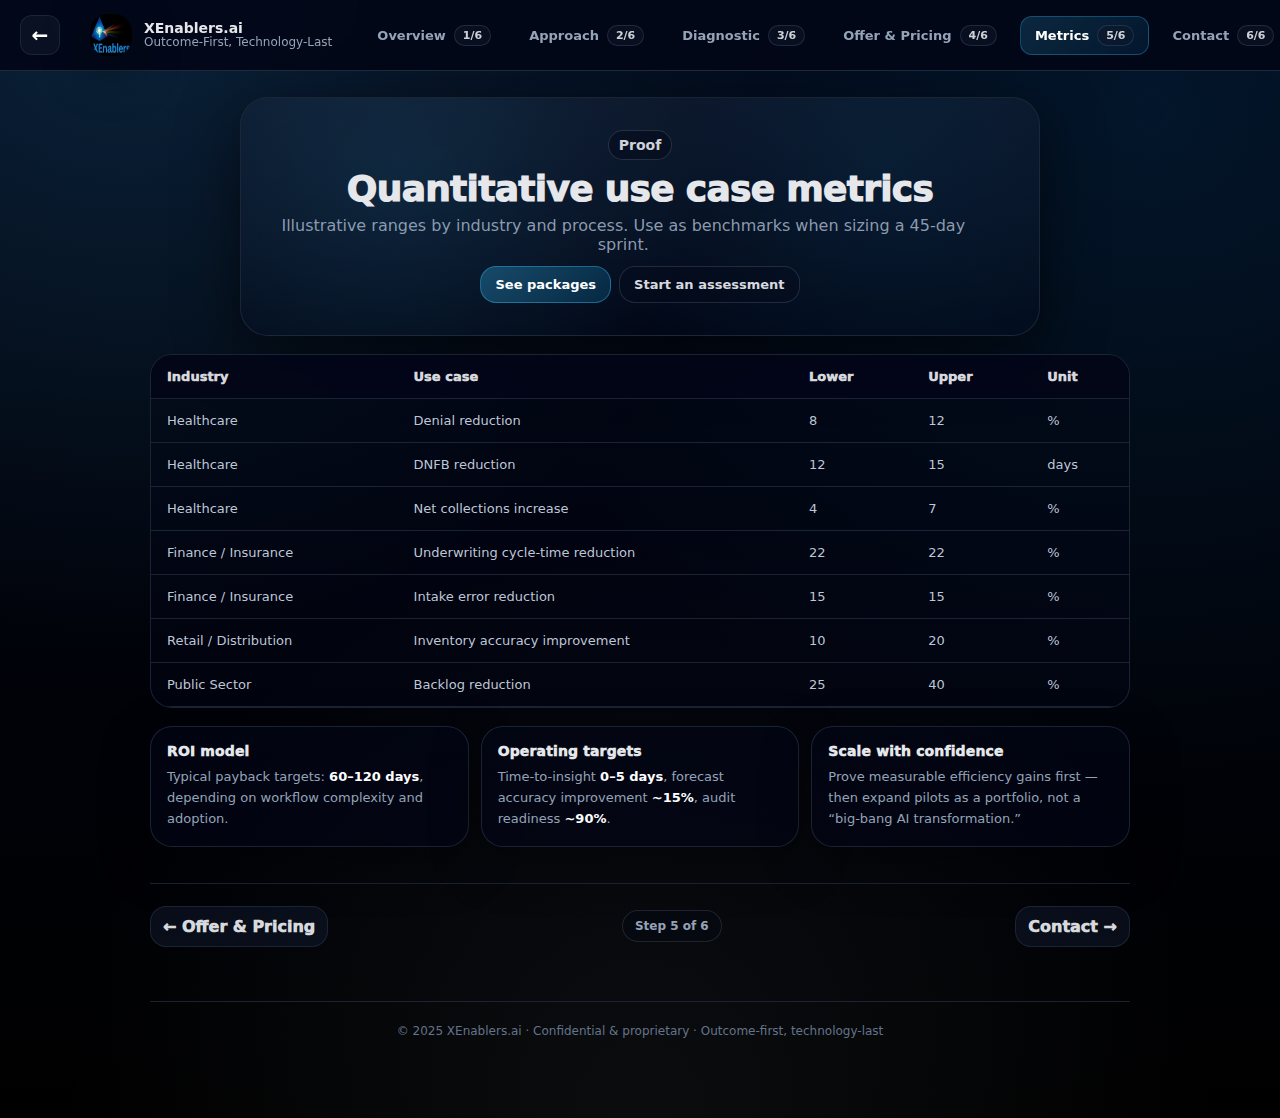
<file: metrics.html>
<!doctype html>
<html lang="en">
<head>
  <meta charset="utf-8" />
  <meta name="viewport" content="width=device-width, initial-scale=1" />
  <title>XEnablers.ai — Metrics</title>
  <link rel="stylesheet" href="styles.css" />
</head>
<body>

<div class="layout">
  
<aside class="sidebar">
  <a href="offer.html" class="navArrow">←</a>
  <div class="brand">
    <img src="logo.jpeg" alt="XEnablers.ai logo" class="logo">
    <div class="title">
      <div class="name">XEnablers.ai</div>
      <div class="tag">Outcome-First, Technology-Last</div>
    </div>
  </div>
  <div class="sideNav">
    <a data-navlink href="index.html"><span>Overview</span><span class="pill">1/6</span></a>
<a data-navlink href="approach.html"><span>Approach</span><span class="pill">2/6</span></a>
<a data-navlink href="diagnostic.html"><span>Diagnostic</span><span class="pill">3/6</span></a>
<a data-navlink href="offer.html"><span>Offer & Pricing</span><span class="pill">4/6</span></a>
<a data-navlink href="metrics.html"><span>Metrics</span><span class="pill">5/6</span></a>
<a data-navlink href="contact.html"><span>Contact</span><span class="pill">6/6</span></a>
  </div>
  <a href="contact.html" class="navArrow">→</a>
  <div class="sideFooter">
    <b>Confidential</b><br/>
    For client evaluation purposes only.
  </div>
</aside>

  <main class="main">
    
<div class="topbar container">
  <div style="display:flex; align-items:center; gap:10px;">
    <div class="logo" style="width:34px;height:34px;border-radius:14px;">X</div>
    <div style="line-height:1.05">
      <div style="font-weight:950;font-size:13px;">XEnablers.ai</div>
      <div style="font-size:11px;color:var(--muted);">Outcome-first, technology-last</div>
    </div>
  </div>
  <select id="pageSelect" style="background:rgba(15,23,42,.65);color:#fff;border:1px solid rgba(30,41,59,.85);border-radius:14px;padding:8px 10px;font-weight:900;font-size:12px;"
          onchange="location.href=this.value">
    <option value="index.html">1. Overview</option>
<option value="approach.html">2. Approach</option>
<option value="diagnostic.html">3. Diagnostic</option>
<option value="offer.html">4. Offer & Pricing</option>
<option value="metrics.html">5. Metrics</option>
<option value="contact.html">6. Contact</option>
  </select>
</div>

    <div class="container">
      
<section class="hero">
  <div class="heroInner">
    <div class="kicker">Proof</div>
    <div class="h1">Quantitative use case metrics</div>
    <p class="subhead">Illustrative ranges by industry and process. Use as benchmarks when sizing a 45‑day sprint.</p>
    <div class="heroActions">
      <a class="btn primary" href="offer.html">See packages</a>
      <a class="btn ghost" href="contact.html">Start an assessment</a>
    </div>
  </div>
</section>

<section class="section">
  <div class="tablewrap">
    <table>
      <thead><tr><th>Industry</th><th>Use case</th><th>Lower</th><th>Upper</th><th>Unit</th></tr></thead>
      <tbody>
        <tr><td>Healthcare</td><td>Denial reduction</td><td>8</td><td>12</td><td>%</td></tr><tr><td>Healthcare</td><td>DNFB reduction</td><td>12</td><td>15</td><td>days</td></tr><tr><td>Healthcare</td><td>Net collections increase</td><td>4</td><td>7</td><td>%</td></tr><tr><td>Finance / Insurance</td><td>Underwriting cycle-time reduction</td><td>22</td><td>22</td><td>%</td></tr><tr><td>Finance / Insurance</td><td>Intake error reduction</td><td>15</td><td>15</td><td>%</td></tr><tr><td>Retail / Distribution</td><td>Inventory accuracy improvement</td><td>10</td><td>20</td><td>%</td></tr><tr><td>Public Sector</td><td>Backlog reduction</td><td>25</td><td>40</td><td>%</td></tr>
      </tbody>
    </table>
  </div>

  <div class="grid cols-3" style="margin-top:18px">
    <div class="card pad"><h3>ROI model</h3><p>Typical payback targets: <b style="color:#fff">60–120 days</b>, depending on workflow complexity and adoption.</p></div>
    <div class="card pad"><h3>Operating targets</h3><p>Time-to-insight <b style="color:#fff">0–5 days</b>, forecast accuracy improvement <b style="color:#fff">~15%</b>, audit readiness <b style="color:#fff">~90%</b>.</p></div>
    <div class="card pad"><h3>Scale with confidence</h3><p>Prove measurable efficiency gains first — then expand pilots as a portfolio, not a “big-bang AI transformation.”</p></div>
  </div>
</section>

      
<div class="pager">
  <a href="offer.html">← Offer & Pricing</a>
  <div class="progress">Step 5 of 6</div>
  <a href="contact.html">Contact →</a>
</div>

      <div class="footer">© 2025 XEnablers.ai · Confidential & proprietary · Outcome-first, technology-last</div>
    </div>
  </main>
</div>

<script src="script.js"></script>
</body>
</html>
</file>
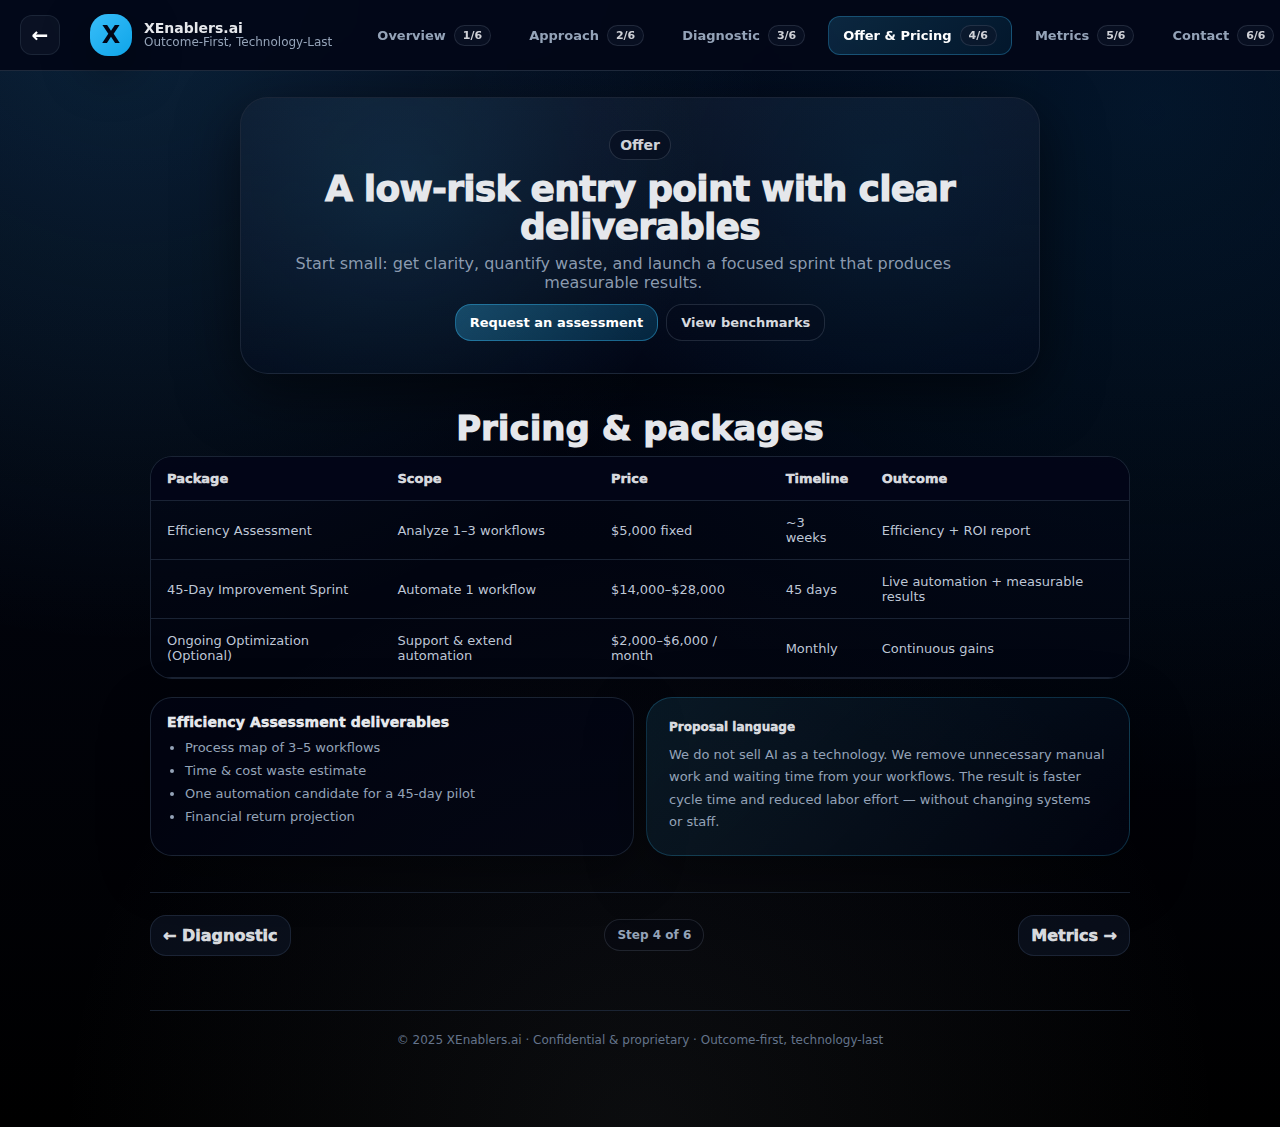
<file: offer.html>
<!doctype html>
<html lang="en">
<head>
  <meta charset="utf-8" />
  <meta name="viewport" content="width=device-width, initial-scale=1" />
  <title>XEnablers.ai — Offer & Pricing</title>
  <link rel="stylesheet" href="styles.css" />
</head>
<body>

<div class="layout">
  
<aside class="sidebar">
  <a href="diagnostic.html" class="navArrow">←</a>
  <div class="brand">
    <div class="logo">X</div>
    <div class="title">
      <div class="name">XEnablers.ai</div>
      <div class="tag">Outcome-First, Technology-Last</div>
    </div>
  </div>
  <div class="sideNav">
    <a data-navlink href="index.html"><span>Overview</span><span class="pill">1/6</span></a>
<a data-navlink href="approach.html"><span>Approach</span><span class="pill">2/6</span></a>
<a data-navlink href="diagnostic.html"><span>Diagnostic</span><span class="pill">3/6</span></a>
<a data-navlink href="offer.html"><span>Offer & Pricing</span><span class="pill">4/6</span></a>
<a data-navlink href="metrics.html"><span>Metrics</span><span class="pill">5/6</span></a>
<a data-navlink href="contact.html"><span>Contact</span><span class="pill">6/6</span></a>
  </div>
  <a href="metrics.html" class="navArrow">→</a>
  <div class="sideFooter">
    <b>Confidential</b><br/>
    For client evaluation purposes only.
  </div>
</aside>

  <main class="main">
    
<div class="topbar container">
  <div style="display:flex; align-items:center; gap:10px;">
    <div class="logo" style="width:34px;height:34px;border-radius:14px;">X</div>
    <div style="line-height:1.05">
      <div style="font-weight:950;font-size:13px;">XEnablers.ai</div>
      <div style="font-size:11px;color:var(--muted);">Outcome-first, technology-last</div>
    </div>
  </div>
  <select id="pageSelect" style="background:rgba(15,23,42,.65);color:#fff;border:1px solid rgba(30,41,59,.85);border-radius:14px;padding:8px 10px;font-weight:900;font-size:12px;"
          onchange="location.href=this.value">
    <option value="index.html">1. Overview</option>
<option value="approach.html">2. Approach</option>
<option value="diagnostic.html">3. Diagnostic</option>
<option value="offer.html">4. Offer & Pricing</option>
<option value="metrics.html">5. Metrics</option>
<option value="contact.html">6. Contact</option>
  </select>
</div>

    <div class="container">
      
<section class="hero">
  <div class="heroInner">
    <div class="kicker">Offer</div>
    <div class="h1">A low‑risk entry point with clear deliverables</div>
    <p class="subhead">Start small: get clarity, quantify waste, and launch a focused sprint that produces measurable results.</p>
    <div class="heroActions">
      <a class="btn primary" href="contact.html">Request an assessment</a>
      <a class="btn ghost" href="metrics.html">View benchmarks</a>
    </div>
  </div>
</section>

<section class="section">
  <div class="sectionTitle">Pricing & packages</div>
  <div class="tablewrap">
    <table>
      <thead><tr><th>Package</th><th>Scope</th><th>Price</th><th>Timeline</th><th>Outcome</th></tr></thead>
      <tbody>
        <tr><td>Efficiency Assessment</td><td>Analyze 1–3 workflows</td><td>$5,000 fixed</td><td>~3 weeks</td><td>Efficiency + ROI report</td></tr><tr><td>45-Day Improvement Sprint</td><td>Automate 1 workflow</td><td>$14,000–$28,000</td><td>45 days</td><td>Live automation + measurable results</td></tr><tr><td>Ongoing Optimization (Optional)</td><td>Support & extend automation</td><td>$2,000–$6,000 / month</td><td>Monthly</td><td>Continuous gains</td></tr>
      </tbody>
    </table>
  </div>

  <div class="grid cols-2" style="margin-top:18px">
    <div class="card pad">
      <h3>Efficiency Assessment deliverables</h3>
      <ul class="list">
        <li>Process map of 3–5 workflows</li>
        <li>Time & cost waste estimate</li>
        <li>One automation candidate for a 45‑day pilot</li>
        <li>Financial return projection</li>
      </ul>
    </div>
    <div class="callout">
      <div class="label">Proposal language</div>
      <div class="text">We do not sell AI as a technology. We remove unnecessary manual work and waiting time from your workflows. The result is faster cycle time and reduced labor effort — without changing systems or staff.</div>
    </div>
  </div>
</section>

      
<div class="pager">
  <a href="diagnostic.html">← Diagnostic</a>
  <div class="progress">Step 4 of 6</div>
  <a href="metrics.html">Metrics →</a>
</div>

      <div class="footer">© 2025 XEnablers.ai · Confidential & proprietary · Outcome-first, technology-last</div>
    </div>
  </main>
</div>

<script src="script.js"></script>
</body>
</html>
</file>
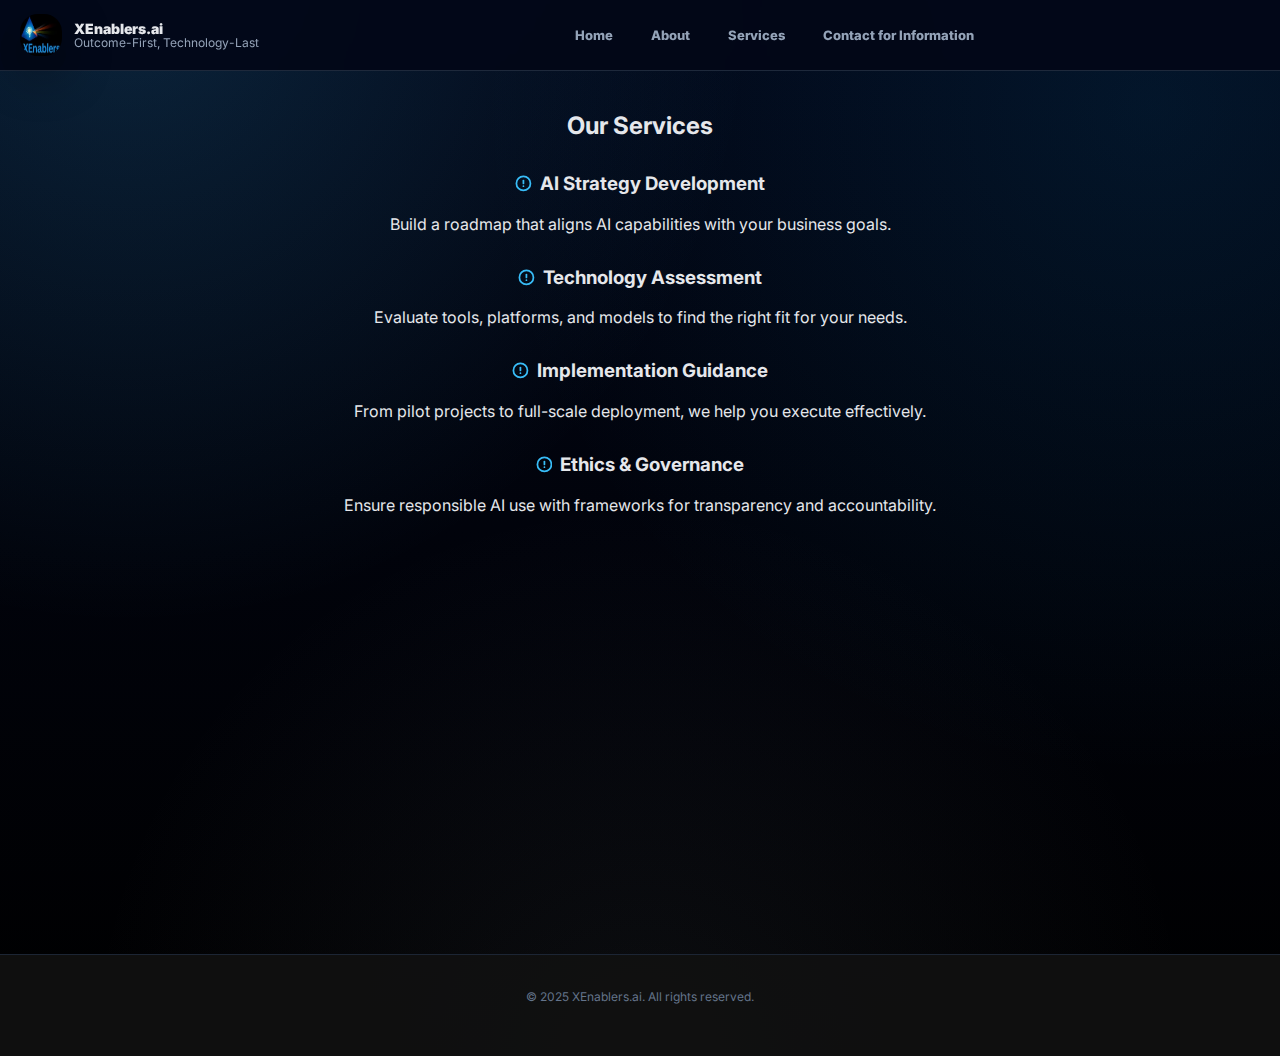
<file: services1.html>
<!DOCTYPE html>
<html lang="en">
<head>
    <meta charset="UTF-8">
    <meta name="viewport" content="width=device-width, initial-scale=1.0">
    <title>Services - XEnablers.ai</title>
    <link href="https://fonts.googleapis.com/css2?family=Inter:wght@400;700&display=swap" rel="stylesheet">
    <link rel="stylesheet" href="styles.css">
</head>
<body>
<div class="layout">
  <aside class="sidebar">
    <div class="brand">
      <img src="logo.jpeg" alt="XEnablers.ai logo" class="logo">
      <div class="title">
        <div class="name">XEnablers.ai</div>
        <div class="tag">Outcome-First, Technology-Last</div>
      </div>
    </div>
    <div class="sideNav">
      <a href="index1.html">Home</a>
      <a href="about1.html">About</a>
      <a href="services1.html">Services</a>
      <a href="contact3.html">Contact for Information</a>
    </div>
  </aside>

  <main class="main">
        
<section class="services">
    <h2>Our Services</h2>
    <div class="service-item">
        <h3 style="display: flex; align-items: center; justify-content: center; gap: 8px;"><svg xmlns="http://www.w3.org/2000/svg" viewBox="0 0 24 24" fill="none" stroke="#38BDF8" stroke-width="2.5" stroke-linecap="round" stroke-linejoin="round" style="width: 0.9em; height: 0.9em;"><circle cx="12" cy="12" r="10"></circle><line x1="12" y1="8" x2="12" y2="12"></line><line x1="12" y1="16" x2="12.01" y2="16"></line></svg>AI Strategy Development</h3>
        <p>Build a roadmap that aligns AI capabilities with your business goals.</p>
    </div>
    <div class="service-item">
        <h3 style="display: flex; align-items: center; justify-content: center; gap: 8px;"><svg xmlns="http://www.w3.org/2000/svg" viewBox="0 0 24 24" fill="none" stroke="#38BDF8" stroke-width="2.5" stroke-linecap="round" stroke-linejoin="round" style="width: 0.9em; height: 0.9em;"><circle cx="12" cy="12" r="10"></circle><line x1="12" y1="8" x2="12" y2="12"></line><line x1="12" y1="16" x2="12.01" y2="16"></line></svg>Technology Assessment</h3>
        <p>Evaluate tools, platforms, and models to find the right fit for your needs.</p>
    </div>
    <div class="service-item">
        <h3 style="display: flex; align-items: center; justify-content: center; gap: 8px;"><svg xmlns="http://www.w3.org/2000/svg" viewBox="0 0 24 24" fill="none" stroke="#38BDF8" stroke-width="2.5" stroke-linecap="round" stroke-linejoin="round" style="width: 0.9em; height: 0.9em;"><circle cx="12" cy="12" r="10"></circle><line x1="12" y1="8" x2="12" y2="12"></line><line x1="12" y1="16" x2="12.01" y2="16"></line></svg>Implementation Guidance</h3>
        <p>From pilot projects to full-scale deployment, we help you execute effectively.</p>
    </div>
    <div class="service-item">
        <h3 style="display: flex; align-items: center; justify-content: center; gap: 8px;"><svg xmlns="http://www.w3.org/2000/svg" viewBox="0 0 24 24" fill="none" stroke="#38BDF8" stroke-width="2.5" stroke-linecap="round" stroke-linejoin="round" style="width: 0.9em; height: 0.9em;"><circle cx="12" cy="12" r="10"></circle><line x1="12" y1="8" x2="12" y2="12"></line><line x1="12" y1="16" x2="12.01" y2="16"></line></svg>Ethics & Governance</h3>
        <p>Ensure responsible AI use with frameworks for transparency and accountability.</p>
    </div>
</section>

  </main>
</div>

<footer class="footer">
  <p>&copy; 2025 XEnablers.ai. All rights reserved.</p>
</footer>

</body>
</html>
</file>
<file: styles.css>
/* Integrated Styles - Combined from styles1.css and styles2.css */

/* CSS Variables for Design System */
:root {
  --bg0: #020617;           /* slate-950 */
  --bg1: #0b1220;           /* deep blue-gray */
  --panel: #0b1220;
  --panel2: #0f172a;        /* slate-900 */
  --card: #0b1220;
  --text: #e5e7eb;          /* gray-200 */
  --muted: #94a3b8;         /* slate-400 */
  --muted2: #64748b;        /* slate-500 */
  --border: #1e293b;        /* slate-800 */
  --brand: #38bdf8;         /* sky-400 / #079CDB alternative */
  --brand2: #0ea5e9;        /* sky-500 */
  --good: #34d399;          /* emerald-400 */
  --shadow: 0 18px 60px rgba(0,0,0,.55);
  --radius: 22px;
  --max: 980px;             /* centered content width */
  --sidebar: 280px;
}

/* Reset and Base Styles */
* {
  box-sizing: border-box;
}

html {
  scroll-behavior: smooth;
}

body {
  margin: 0;
  font-family: 'Inter', ui-sans-serif, system-ui, -apple-system, Segoe UI, Roboto, Helvetica, Arial, sans-serif;
  color: var(--text);
  background:
    radial-gradient(circle at 10% 0%, rgba(56,189,248,.16), transparent 40%),
    radial-gradient(circle at 90% 10%, rgba(14,165,233,.10), transparent 45%),
    radial-gradient(circle at 50% 100%, rgba(148,163,184,.08), transparent 45%),
    linear-gradient(180deg, var(--bg0), #000);
}

a {
  color: inherit;
  text-decoration: none;
  transition: opacity 0.2s;
}

a:hover {
  opacity: 0.92;
}

/* Layout Structure */
.layout {
  display: flex;
  flex-direction: column;
  min-height: 100vh;
}

/* Header & Navigation */
header {
  background-color: rgba(17, 17, 17, 0.92);
  backdrop-filter: blur(10px);
  padding: 1rem 2rem;
  position: sticky;
  top: 0;
  z-index: 100;
  border-bottom: 1px solid var(--border);
}

nav {
  display: flex;
  justify-content: space-between;
  align-items: center;
}

/* Sidebar Navigation (Top Bar on Mobile) */
.sidebar {
  width: 100%;
  position: sticky;
  top: 0;
  height: auto;
  padding: 14px 20px;
  border-bottom: 1px solid var(--border);
  background: rgba(2,6,23,.92);
  backdrop-filter: blur(10px);
  z-index: 100;
  display: flex;
  align-items: center;
  justify-content: space-between;
  gap: 30px;
}

.navArrow {
  display: flex;
  align-items: center;
  justify-content: center;
  width: 40px;
  height: 40px;
  border-radius: 12px;
  border: 1px solid rgba(30,41,59,.85);
  background: rgba(15,23,42,.65);
  color: #fff;
  font-size: 20px;
  font-weight: 900;
  flex-shrink: 0;
  transition: all 0.2s;
}

.navArrow:hover:not(.disabled) {
  border-color: rgba(56,189,248,.40);
  background: rgba(56,189,248,.15);
}

/* Logo & Branding */
.brand {
  display: flex;
  align-items: center;
  gap: 12px;
  padding: 0;
  flex-shrink: 0;
}

.logo {
  font-size: 1.5rem;
  color: var(--brand);
  font-weight: bold;
  width: 42px;
  height: 42px;
  border-radius: 18px;
  background: linear-gradient(135deg, var(--brand), var(--brand2));
  color: #020617;
  font-weight: 900;
  display: grid;
  place-items: center;
  box-shadow: 0 16px 50px rgba(0,0,0,.45);
}

.brand .title {
  line-height: 1.1;
}

.brand .title .name {
  font-size: 14px;
  font-weight: 900;
}

.brand .title .tag {
  font-size: 12px;
  color: var(--muted);
}

/* Navigation Links */
.nav-links {
  list-style: none;
  display: flex;
  gap: 1.5rem;
  margin: 0;
  padding: 0;
}

.nav-links a {
  color: #fff;
  text-decoration: none;
  font-weight: 500;
}

.nav-links a:hover {
  color: var(--brand);
}

.sideNav {
  margin-top: 0;
  display: flex;
  flex-direction: row;
  gap: 8px;
  padding: 0;
  flex: 1;
  justify-content: center;
}

.sideNav a {
  display: flex;
  align-items: center;
  justify-content: center;
  gap: 8px;
  padding: 8px 14px;
  border-radius: 12px;
  border: 1px solid transparent;
  color: var(--muted);
  font-weight: 800;
  font-size: 13px;
  white-space: nowrap;
}

.sideNav a:hover {
  background: rgba(15,23,42,.6);
  border-color: rgba(30,41,59,.8);
  color: #fff;
}

.sideNav a.active {
  background: linear-gradient(135deg, rgba(56,189,248,.18), rgba(14,165,233,.10));
  border-color: rgba(56,189,248,.30);
  color: #fff;
}

.sideNav .pill {
  font-size: 11px;
  color: rgba(229,231,235,.9);
  border: 1px solid rgba(148,163,184,.18);
  background: rgba(15,23,42,.55);
  padding: 3px 8px;
  border-radius: 999px;
}

.sideFooter {
  display: none;
}

.sideFooter b {
  color: #fff;
}

/* Main Content Area */
main {
  padding: 2rem;
  flex: 1;
}

.main {
  flex: 1;
  padding: 20px 18px 40px;
}

.topbar {
  display: none;
  align-items: center;
  justify-content: space-between;
  gap: 12px;
  padding: 12px 14px;
  border: 1px solid rgba(30,41,59,.85);
  border-radius: 18px;
  background: rgba(2,6,23,.55);
  backdrop-filter: blur(10px);
}

.container {
  max-width: var(--max);
  margin: 0 auto;
}

/* Hero Section */
.hero {
  max-width: 800px;
  margin: 6px auto 0;
  text-align: center;
  border-radius: 28px;
  border: 1px solid rgba(30,41,59,.85);
  background:
    radial-gradient(circle at 20% 30%, rgba(56,189,248,.12), transparent 45%),
    radial-gradient(circle at 80% 30%, rgba(14,165,233,.08), transparent 45%),
    linear-gradient(180deg, rgba(15,23,42,.75), rgba(2,6,23,.55));
  box-shadow: var(--shadow);
  overflow: hidden;
}

.heroInner {
  padding: 32px 26px;
}

.kicker {
  display: inline-flex;
  align-items: center;
  gap: 10px;
  padding: 6px 10px;
  border-radius: 999px;
  border: 1px solid rgba(148,163,184,.22);
  background: rgba(2,6,23,.45);
  color: rgba(229,231,235,.92);
  font-size: 14px;
  font-weight: 900;
}

.h1 {
  margin: 10px 0 8px;
  font-size: 36px;
  line-height: 1.06;
  letter-spacing: -0.02em;
  font-weight: 950;
}

.subhead {
  margin: 0;
  max-width: 70ch;
  color: rgba(148,163,184,.95);
  font-size: 16px;
}

.heroActions {
  margin-top: 12px;
  display: flex;
  flex-wrap: wrap;
  gap: 8px;
  justify-content: center;
}

/* Buttons & CTAs */
.cta-button {
  display: inline-block;
  margin-top: 1rem;
  padding: 0.75rem 1.5rem;
  background-color: var(--brand);
  color: #000;
  text-decoration: none;
  font-weight: bold;
  border-radius: 5px;
  transition: filter 0.2s;
}

.cta-button:hover {
  filter: brightness(1.1);
}

.btn {
  display: inline-flex;
  align-items: center;
  justify-content: center;
  gap: 10px;
  padding: 10px 14px;
  border-radius: 16px;
  border: 1px solid rgba(30,41,59,.9);
  background: rgba(15,23,42,.65);
  color: #fff;
  font-weight: 900;
  font-size: 13px;
  cursor: pointer;
  transition: filter 0.2s;
}

.btn:hover {
  filter: brightness(1.05);
}

.btn.primary {
  border-color: rgba(56,189,248,.40);
  background: linear-gradient(135deg, rgba(56,189,248,.30), rgba(14,165,233,.18));
}

.btn.ghost {
  border-color: rgba(148,163,184,.20);
  background: rgba(2,6,23,.25);
  color: rgba(229,231,235,.95);
}

/* Sections */
.about, .services, .contact {
  max-width: 800px;
  margin: 0 auto;
  text-align: center;
}

.section {
  padding: 18px 0 0;
}

.sectionTitle {
  text-align: center;
  font-size: 34px;
  font-weight: 950;
  margin: 16px 0 8px;
}

.sectionSub {
  text-align: center;
  max-width: 76ch;
  margin: 0 auto 12px;
  color: var(--muted);
}

.service-item {
  margin: 2rem 0;
}

/* Grid Layout */
.grid {
  display: grid;
  gap: 12px;
  margin-top: 12px;
}

@media (min-width: 900px) {
  .grid.cols-2 {
    grid-template-columns: 1fr 1fr;
  }
  .grid.cols-3 {
    grid-template-columns: 1fr 1fr 1fr;
  }
}

/* Cards */
.card {
  border-radius: var(--radius);
  border: 1px solid rgba(30,41,59,.85);
  background: rgba(2,6,23,.55);
  box-shadow: 0 16px 50px rgba(0,0,0,.35);
}

.card.pad {
  padding: 16px;
}

.card h3 {
  margin: 0 0 8px;
  font-size: 14px;
  font-weight: 950;
  letter-spacing: .01em;
}

.card p {
  margin: 0;
  color: var(--muted);
  font-size: 13px;
  line-height: 1.6;
}

/* Lists */
.list {
  margin: 10px 0 0;
  padding-left: 18px;
  color: var(--muted);
  font-size: 13px;
}

.list li {
  margin: 8px 0;
}

/* Dividers */
.hr {
  height: 1px;
  background: rgba(30,41,59,.85);
  margin: 18px 0;
}

/* Forms */
form {
  display: flex;
  flex-direction: column;
  gap: 1rem;
  max-width: 500px;
  margin: 0 auto;
}

input, textarea {
  padding: 0.75rem;
  border: 1px solid var(--border);
  border-radius: 12px;
  font-size: 1rem;
  background: rgba(15,23,42,.65);
  color: var(--text);
}

input:focus, textarea:focus {
  outline: none;
  border-color: var(--brand);
}

button {
  padding: 0.75rem;
  background-color: var(--brand);
  color: #000;
  font-weight: bold;
  border: none;
  border-radius: 12px;
  cursor: pointer;
  transition: filter 0.2s;
}

button:hover {
  filter: brightness(1.1);
}

/* Tables */
.tablewrap {
  overflow: auto;
  border-radius: var(--radius);
  border: 1px solid rgba(30,41,59,.85);
  background: rgba(2,6,23,.45);
}

table {
  border-collapse: collapse;
  width: 100%;
  min-width: 720px;
}

thead {
  background: rgba(2,6,23,.9);
}

th, td {
  padding: 14px 16px;
  border-bottom: 1px solid rgba(30,41,59,.85);
  font-size: 13px;
  text-align: left;
}

th {
  color: rgba(229,231,235,.95);
  font-weight: 950;
}

td {
  color: rgba(203,213,225,.95);
}

/* Callouts */
.callout {
  border-radius: 26px;
  border: 1px solid rgba(56,189,248,.22);
  background: linear-gradient(135deg, rgba(56,189,248,.10), rgba(2,6,23,.55));
  padding: 22px;
  box-shadow: 0 18px 60px rgba(0,0,0,.35);
}

.callout .label {
  font-size: 12px;
  font-weight: 950;
  color: rgba(229,231,235,.95);
}

.callout .text {
  margin-top: 10px;
  color: var(--muted);
  font-size: 13px;
  line-height: 1.7;
}

/* Pagination */
.pager {
  display: flex;
  justify-content: space-between;
  align-items: center;
  gap: 12px;
  margin-top: 36px;
  padding-top: 22px;
  border-top: 1px solid rgba(30,41,59,.85);
}

.pager a {
  color: rgba(229,231,235,.95);
  font-weight: 950;
  display: inline-flex;
  align-items: center;
  gap: 10px;
  padding: 10px 12px;
  border-radius: 16px;
  border: 1px solid rgba(30,41,59,.85);
  background: rgba(15,23,42,.55);
}

.pager a:hover {
  border-color: rgba(56,189,248,.35);
}

.pager .progress {
  color: var(--muted);
  font-size: 12px;
  font-weight: 900;
  padding: 8px 12px;
  border-radius: 999px;
  border: 1px solid rgba(148,163,184,.18);
  background: rgba(2,6,23,.25);
}

/* Footer */
footer {
  background-color: rgba(17, 17, 17, 0.9);
  text-align: center;
  padding: 1rem;
  margin-top: 2rem;
  font-size: 0.9rem;
  color: #ccc;
}

.footer {
  margin-top: 54px;
  padding: 22px 0 40px;
  border-top: 1px solid rgba(30,41,59,.85);
  text-align: center;
  color: var(--muted2);
  font-size: 12px;
}

/* Responsive Design */
@media (max-width: 768px) {
  .nav-links {
    flex-direction: column;
    gap: 1rem;
  }
}

@media (max-width: 900px) {
  .sidebar {
    flex-wrap: wrap;
    gap: 14px;
    padding: 12px 14px;
  }
  
  .sideNav {
    width: 100%;
    justify-content: flex-start;
    overflow-x: auto;
    gap: 6px;
  }
  
  .sideNav a {
    padding: 8px 12px;
    font-size: 12px;
  }
  
  .topbar {
    display: none;
  }
  
  .main {
    padding: 14px 14px 34px;
  }
  
  .h1 {
    font-size: 30px;
  }
  
  .heroInner {
    padding: 34px 18px;
  }
}

/* Print Styles */
@media print {
  body {
    background: #fff;
    color: #000;
  }
  
  .sidebar, .topbar, .pager {
    display: none !important;
  }
  
  .card, .hero, .callout, .tablewrap {
    box-shadow: none;
  }
}
</file>
